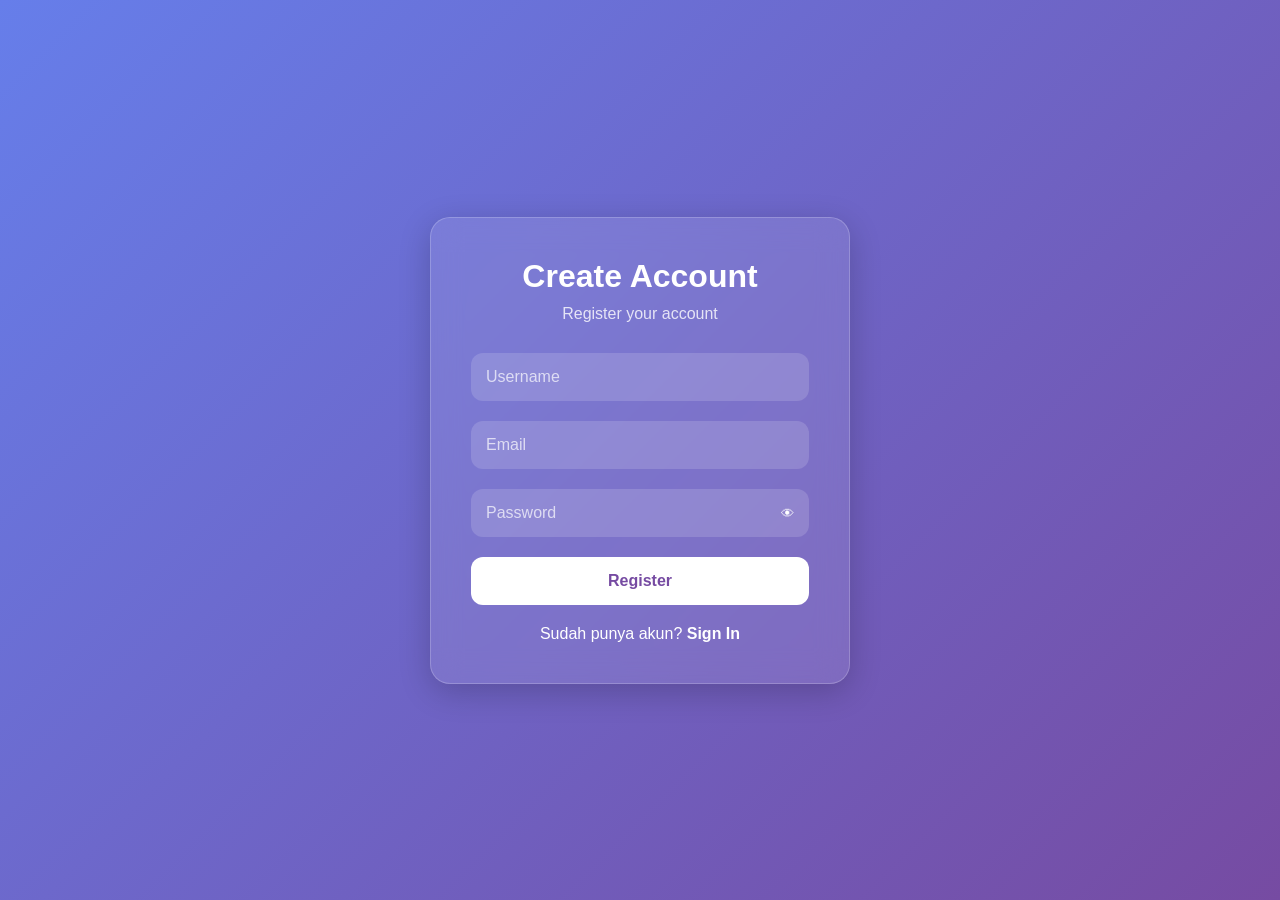
<file: login/register.html>
<!DOCTYPE html>
<html lang="en">
<head>
    <meta charset="UTF-8">
    <meta name="viewport" content="width=device-width, initial-scale=1.0">
    <title>Register</title>

    <style>
        *{
            margin:0;
            padding:0;
            box-sizing:border-box;
            font-family:Arial, sans-serif;
        }

        body{
            min-height:100vh;
            display:flex;
            justify-content:center;
            align-items:center;
            background:linear-gradient(135deg,#667eea,#764ba2);
        }

        .login-container{
            width:100%;
            display:flex;
            justify-content:center;
            align-items:center;
            padding:20px;
        }

        .login-card{
            width:100%;
            max-width:420px;
            background:rgba(255,255,255,0.1);
            backdrop-filter:blur(15px);
            border:1px solid rgba(255,255,255,0.2);
            border-radius:20px;
            padding:40px;
            box-shadow:0 8px 32px rgba(0,0,0,0.2);
            color:white;
        }

        .login-header{
            text-align:center;
            margin-bottom:30px;
        }

        .login-header h2{
            font-size:32px;
            margin-bottom:10px;
        }

        .login-header p{
            opacity:.8;
        }

        .form-group{
            margin-bottom:20px;
        }

        .input-wrapper{
            position:relative;
        }

        .input-wrapper input{
            width:100%;
            padding:15px;
            border:none;
            outline:none;
            border-radius:12px;
            background:rgba(255,255,255,0.15);
            color:white;
            font-size:16px;
        }

        .input-wrapper label{
            position:absolute;
            left:15px;
            top:15px;
            color:rgba(255,255,255,0.7);
            transition:.3s;
            pointer-events:none;
        }

        .input-wrapper input:focus + label,
        .input-wrapper input:valid + label{
            top:-10px;
            left:10px;
            font-size:12px;
            background:#764ba2;
            padding:2px 8px;
            border-radius:10px;
        }

        .password-wrapper{
            position:relative;
        }

        .password-toggle{
            position:absolute;
            right:15px;
            top:50%;
            transform:translateY(-50%);
            background:none;
            border:none;
            color:white;
            cursor:pointer;
        }

        .login-btn{
            width:100%;
            padding:15px;
            border:none;
            border-radius:12px;
            background:white;
            color:#764ba2;
            font-size:16px;
            font-weight:bold;
            cursor:pointer;
            transition:.3s;
        }

        .login-btn:hover{
            transform:translateY(-2px);
            background:#f1f1f1;
        }

        .signup-link{
            text-align:center;
            margin-top:20px;
        }

        .signup-link a{
            color:white;
            text-decoration:none;
            font-weight:bold;
        }

        #message{
            text-align:center;
            margin-top:15px;
            font-weight:bold;
        }
    </style>
</head>

<body>

    <div class="login-container">
        <div class="login-card">

            <div class="login-header">
                <h2>Create Account</h2>
                <p>Register your account</p>
            </div>

            <form class="login-form" id="registerForm">

                <!-- Username -->
                <div class="form-group">
                    <div class="input-wrapper">
                        <input type="text" id="username" name="username" required>
                        <label for="username">Username</label>
                    </div>
                </div>

                <!-- Email -->
                <div class="form-group">
                    <div class="input-wrapper">
                        <input type="email" id="email" name="email" required>
                        <label for="email">Email</label>
                    </div>
                </div>

                <!-- Password -->
                <div class="form-group">
                    <div class="input-wrapper password-wrapper">
                        <input type="password" id="password" name="password" required>
                        <label for="password">Password</label>

                        <button type="button" class="password-toggle" id="passwordToggle">
                            👁
                        </button>
                    </div>
                </div>

                <!-- Button -->
                <button type="submit" class="login-btn">
                    Register
                </button>

            </form>

            <p id="message"></p>

            <!-- Login Link -->
            <div class="signup-link">
                <p>Sudah punya akun? <a href="login.html">Sign In</a></p>
            </div>

        </div>
    </div>

    <script>
        // Show Hide Password
        const passwordToggle = document.getElementById("passwordToggle");
        const passwordInput = document.getElementById("password");

        passwordToggle.addEventListener("click", () => {
            if(passwordInput.type === "password"){
                passwordInput.type = "text";
            } else {
                passwordInput.type = "password";
            }
        });

        // Register
        document.getElementById("registerForm").addEventListener("submit", async function(e) {

            e.preventDefault();

            const username = document.getElementById("username").value.trim();
            const email = document.getElementById("email").value.trim();
            const password = document.getElementById("password").value.trim();

            const message = document.getElementById("message");

            if(!username || !email || !password){
                message.style.color = "red";
                message.innerText = "Semua kolom wajib diisi!";
                return;
            }

            try{

                const res = await fetch("https://herisusanta.my.id/javalogin/api/auth.php", {
                    method:"POST",
                    headers:{
                        "Content-Type":"application/x-www-form-urlencoded"
                    },
                    body:
                        `action=register` +
                        `&username=${encodeURIComponent(username)}` +
                        `&email=${encodeURIComponent(email)}` +
                        `&password=${encodeURIComponent(password)}`
                });

                const data = await res.json();

                if(data.status === "success"){

                    message.style.color = "lime";
                    message.innerText = "Registrasi berhasil, redirect ke login...";

                    setTimeout(() => {
                        window.location.href = "index.html";
                    }, 1500);

                } else {

                    message.style.color = "red";
                    message.innerText = data.message || "Registrasi gagal";

                }

            } catch(error){

                message.style.color = "red";
                message.innerText = "Server error!";
                console.error(error);

            }

        });
    </script>

</body>
</html>
</file>
